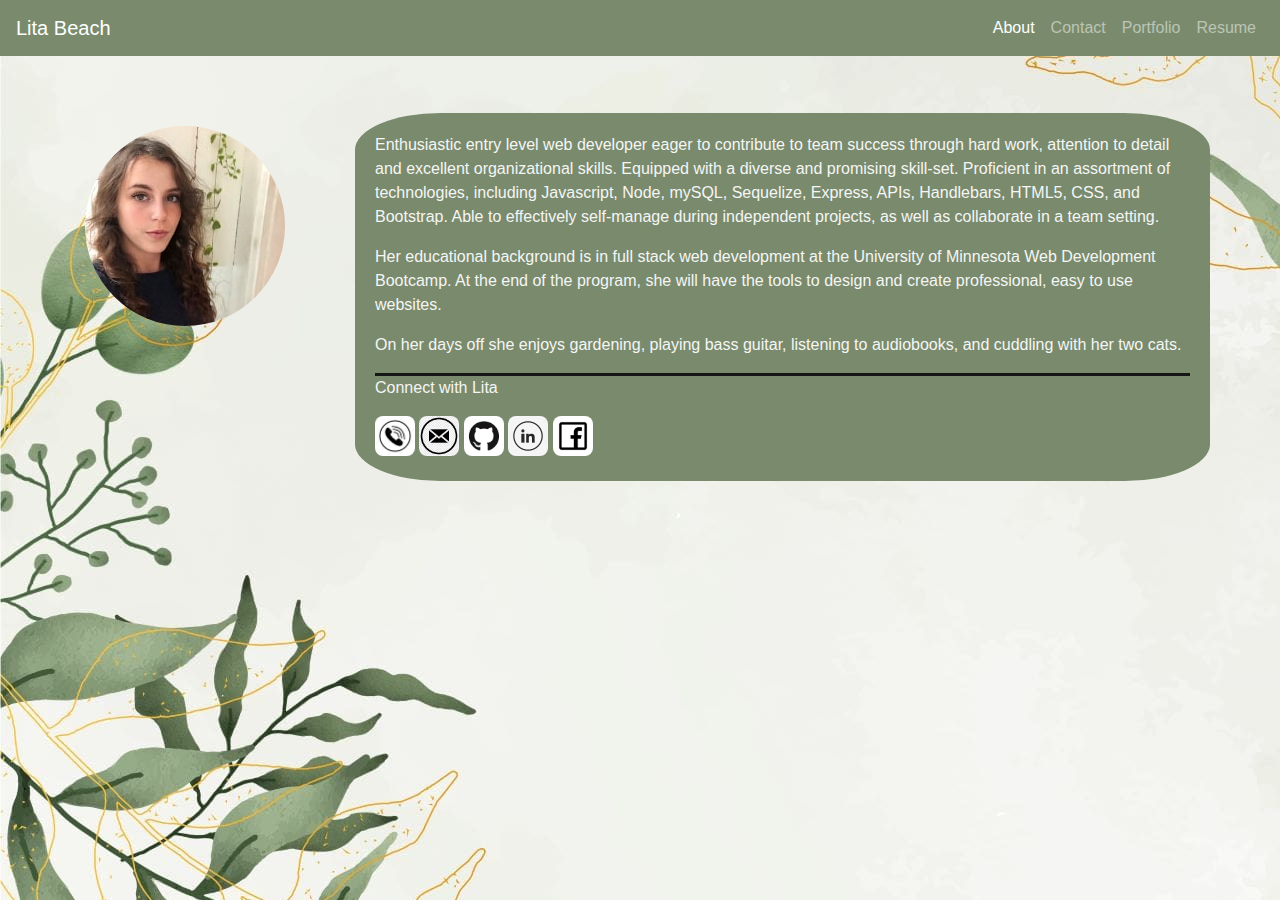
<file: index.html>
<!DOCTYPE html>
<html lang="en">

<head>
  <meta charset="UTF-8">
  <meta name="viewport" content="width=device-width, initial-scale=1.0">
  <title>Home</title>

  <!-- Bootstrap CSS link -->
  <link rel="stylesheet" href="https://stackpath.bootstrapcdn.com/bootstrap/4.3.1/css/bootstrap.min.css"
    integrity="sha384-ggOyR0iXCbMQv3Xipma34MD+dH/1fQ784/j6cY/iJTQUOhcWr7x9JvoRxT2MZw1T" crossorigin="anonymous">
  <!-- Local CSS link -->
  <link rel="stylesheet" href="02-CSS-Bootstrap/Assets/styles.css">

</head>

<body>
  <!-- Navigation Bar -->
  <nav class="navbar navbar-dark navbar-expand-md justify-content-center">
    <a href="index.html" class="navbar-brand d-flex w-50 mr-auto">Lita Beach</a>
    <button class="navbar-toggler" type="button" data-toggle="collapse" data-target="#collapsingNavbar3">
      <span class="navbar-toggler-icon"></span>
    </button>
    <div class="navbar-collapse collapse w-100" id="collapsingNavbar3">
      <ul class="nav navbar-nav ml-auto w-100 justify-content-end">
        <li class="nav-item">
          <a class="nav-link active" href="index.html">About <span class="sr-only">(current)</span></a>
        </li>
        <li class="nav-item">
          <a class="nav-link" href="contact.html">Contact</a>
        </li>
        <li class="nav-item">
          <a class="nav-link" href="portfolio.html">Portfolio</a>
        </li>
        <li class="nav-item">
          <a class="nav-link" href="02-CSS-Bootstrap/Assets/LitaBeachResume.pdf">Resume</a>
        </li>
      </ul>
    </div>
  </nav>

  <main class="container">
    <!-- Headshot -->
    <div class="row">
      <div class="col-lg-3 headshot">
        <img class="img img thumbnail headshot" src="02-CSS-Bootstrap/Assets/Images2/headshot.jpg"
          alt="headshot of a woman smiling.">
      </div>

      <!-- Text -->
      <div class="col-lg-9 contact-info text"  id="aboutMe">
        <p>Enthusiastic entry level web developer eager to contribute to team success through hard work, attention to detail and excellent organizational skills. Equipped with a diverse and promising skill-set. Proficient in an assortment of technologies, including Javascript, Node, mySQL, Sequelize, Express, APIs, Handlebars, HTML5, CSS, and Bootstrap.  Able to effectively self-manage during independent projects, as well as collaborate in a team setting.
        </p>
        <p>
          Her educational background is in full stack web development at the University of Minnesota Web Development Bootcamp. At the end of the program, she will have the tools to design and create professional, easy to use websites.
        </p>
        <!-- <p> Lita has a Bachelor of Science from the University of Minnesota and is currently attending a javascript full stack web development programming bootcamp through the University of Minnesota college of continuing education. Her past experience as an organic farm inspector and strong science background from contribute to strong critical thinking and team management skills. 
        </p> -->
        <p>On her days off she enjoys gardening, playing bass guitar, listening to audiobooks, and cuddling with her two
          cats.
        </p>
        <p id="media-links"> Connect with Lita</p>
        <a href="tel:612-558-4804">
          <img class="img img thumbnail icon" src="02-CSS-Bootstrap/Assets/Images2/phone.jpg" alt="phone icon">
        </a>
        <a href="mailto:litabeach123@gmail.com">
          <img class="img img thumbnail icon" src="02-CSS-Bootstrap/Assets/Images2/email.jpg" alt ="email icon">
        </a>
        <a href="https://github.com/Litabeach">
          <img class="img img thumbnail icon" src="02-CSS-Bootstrap/Assets/Images2/githubicon.png" alt ="github icon">
        </a>
        <a href="https://www.linkedin.com/in/lita-beach">
          <img class="img img thumbnail icon" src="02-CSS-Bootstrap/Assets/Images2/linkedinicon.jpg" alt = "linkedin icon">
        </a>
        <a href="https://www.facebook.com/lita.beach/">
          <img class="img img thumbnail icon" src="02-CSS-Bootstrap/Assets/Images2/facebook.png" alt ="facebook icon">
        </a>
      </div>
    </div>
  </main>

  <!-- Bootstrap Javacript link -->
  <script src="https://code.jquery.com/jquery-3.3.1.slim.min.js"
    integrity="sha384-q8i/X+965DzO0rT7abK41JStQIAqVgRVzpbzo5smXKp4YfRvH+8abtTE1Pi6jizo"
    crossorigin="anonymous"></script>
  <script src="https://cdnjs.cloudflare.com/ajax/libs/popper.js/1.14.7/umd/popper.min.js"
    integrity="sha384-UO2eT0CpHqdSJQ6hJty5KVphtPhzWj9WO1clHTMGa3JDZwrnQq4sF86dIHNDz0W1"
    crossorigin="anonymous"></script>
  <script src="https://stackpath.bootstrapcdn.com/bootstrap/4.3.1/js/bootstrap.min.js"
    integrity="sha384-JjSmVgyd0p3pXB1rRibZUAYoIIy6OrQ6VrjIEaFf/nJGzIxFDsf4x0xIM+B07jRM"
    crossorigin="anonymous"></script>

</body>

</html>
</file>
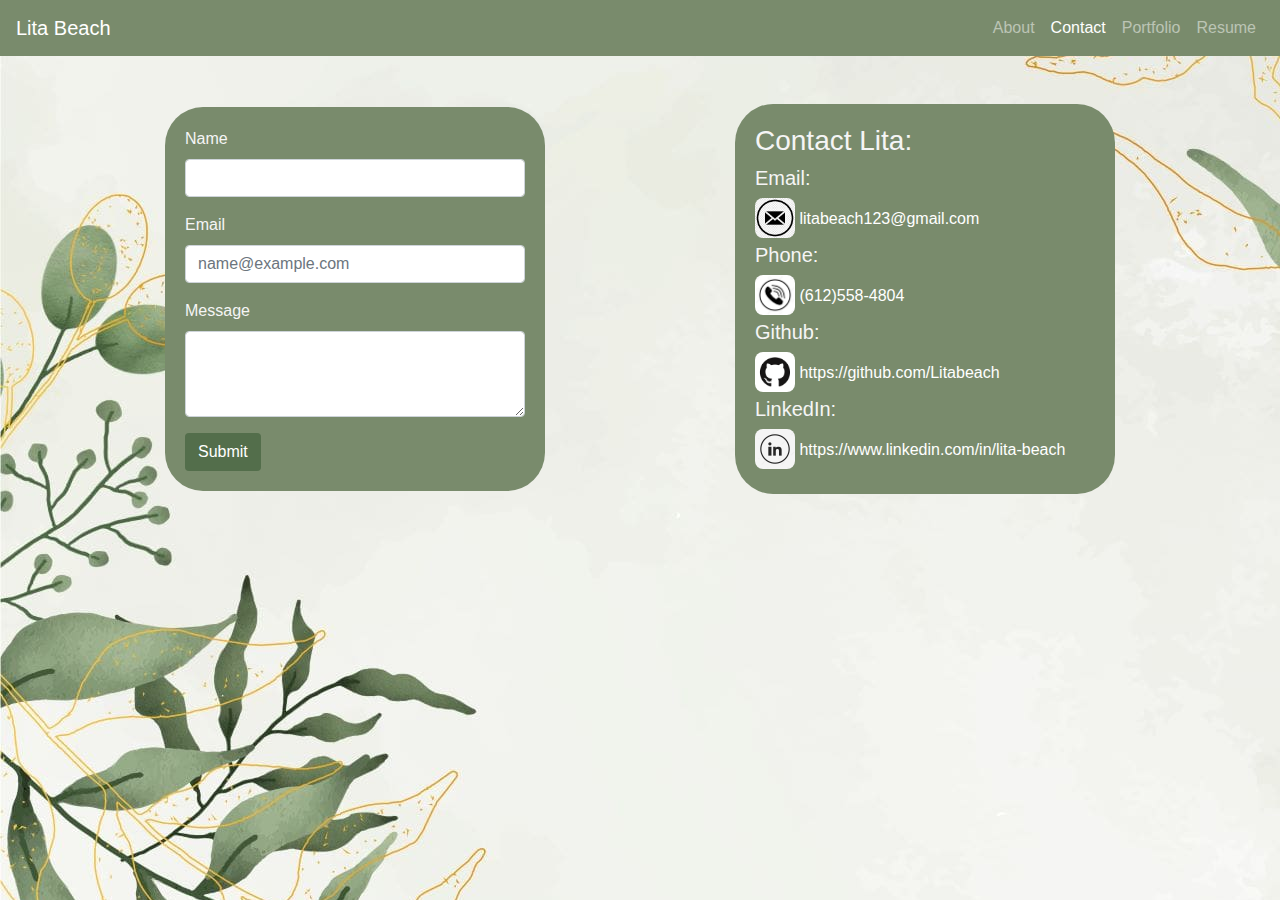
<file: contact.html>
<!DOCTYPE html>
<html lang="en">

<head>
  <meta charset="UTF-8">
  <meta name="viewport" content="width=device-width, initial-scale=1.0">
  <title>Contact</title>

  <!-- Bootstrap CSS link -->
  <link rel="stylesheet" href="https://stackpath.bootstrapcdn.com/bootstrap/4.3.1/css/bootstrap.min.css"
    integrity="sha384-ggOyR0iXCbMQv3Xipma34MD+dH/1fQ784/j6cY/iJTQUOhcWr7x9JvoRxT2MZw1T" crossorigin="anonymous">
  <!-- Local CSS link -->
  <link rel="stylesheet" href="02-CSS-Bootstrap/Assets/styles.css">
</head>

<body>
  <!-- Navigation Bar -->
  <nav class="navbar navbar-dark navbar-expand-md justify-content-center">
    <a href="index.html" class="navbar-brand d-flex w-50 mr-auto">Lita Beach</a>
    <button class="navbar-toggler" type="button" data-toggle="collapse" data-target="#collapsingNavbar3">
      <span class="navbar-toggler-icon"></span>
    </button>
    <div class="navbar-collapse collapse w-100" id="collapsingNavbar3">
      <ul class="nav navbar-nav ml-auto w-100 justify-content-end">
        <li class="nav-item">
          <a class="nav-link" href="index.html">About <span class="sr-only">(current)</span></a>
        </li>
        <li class="nav-item">
          <a class="nav-link active" href="contact.html">Contact</a>
        </li>
        <li class="nav-item">
          <a class="nav-link" href="portfolio.html">Portfolio</a>
        </li>
        <li class="nav-item">
          <a class="nav-link" href="02-CSS-Bootstrap/Assets/LitaBeachResume.pdf">Resume</a>
        </li>
      </ul>
    </div>
  </nav>
  <br>
  <br>

  <!-- Contact form -->
  <main class="container">
    <div class="row">
      <div class="col-sm-4  contact-info">
        <div class="mb-3 ">
          <label for="exampleFormControlInput1" class="form-label">Name</label>
          <input type="email" class="form-control" id="exampleFormControlInput1">
        </div>
        <div class="mb-3">
          <label for="exampleFormControlInput2" class="form-label">Email</label>
          <input type="email" class="form-control" id="exampleFormControlInput2" placeholder="name@example.com">
        </div>
        <div class="mb-3">
          <label for="exampleFormControlTextarea1" class="form-label">Message</label>
          <textarea class="form-control" id="exampleFormControlTextarea1" rows="3"></textarea>
        </div>
        <button type="button" class="btn submitbtn">Submit</button>
      </div>
      <div class="contact-info col-sm-4">

        <!-- contact info -->
        <h3>Contact Lita:</h3> 
        <h5>Email:</h5>
        <a href="mailto:litabeach123@gmail.com" class="links">
          <img class="img img thumbnail icon" src="02-CSS-Bootstrap/Assets/Images2/email.jpg" alt="email icon">
       litabeach123@gmail.com   </a> <br> 
        <h5>Phone:</h5>
        <a href="tel:612-558-4804" class="links">
          <img class="img img thumbnail icon" src="02-CSS-Bootstrap/Assets/Images2/phone.jpg" alt ="phone icon">
        (612)558-4804 </a> <br>
        <h5>Github:</h5>
        <a href="https://github.com/Litabeach" class="links">
          <img class="img img thumbnail icon" src="02-CSS-Bootstrap/Assets/Images2/githubicon.png" alt ="github icon">
       https://github.com/Litabeach   </a> 
        <h5>LinkedIn:</h5>
        <a href="https://www.linkedin.com/in/lita-beach" class="links">
          <img class="img img thumbnail icon" src="02-CSS-Bootstrap/Assets/Images2/linkedinicon.jpg" alt="linkedin icon">
         https://www.linkedin.com/in/lita-beach </a>
      </div>
  
    </div>
    <br>
    <br>

  </main>

  <!-- Bootstrap Javacript link -->
  <script src="https://code.jquery.com/jquery-3.3.1.slim.min.js"
    integrity="sha384-q8i/X+965DzO0rT7abK41JStQIAqVgRVzpbzo5smXKp4YfRvH+8abtTE1Pi6jizo"
    crossorigin="anonymous"></script>
  <script src="https://cdnjs.cloudflare.com/ajax/libs/popper.js/1.14.7/umd/popper.min.js"
    integrity="sha384-UO2eT0CpHqdSJQ6hJty5KVphtPhzWj9WO1clHTMGa3JDZwrnQq4sF86dIHNDz0W1"
    crossorigin="anonymous"></script>
  <script src="https://stackpath.bootstrapcdn.com/bootstrap/4.3.1/js/bootstrap.min.js"
    integrity="sha384-JjSmVgyd0p3pXB1rRibZUAYoIIy6OrQ6VrjIEaFf/nJGzIxFDsf4x0xIM+B07jRM"
    crossorigin="anonymous"></script>

</body>

</html>
</file>
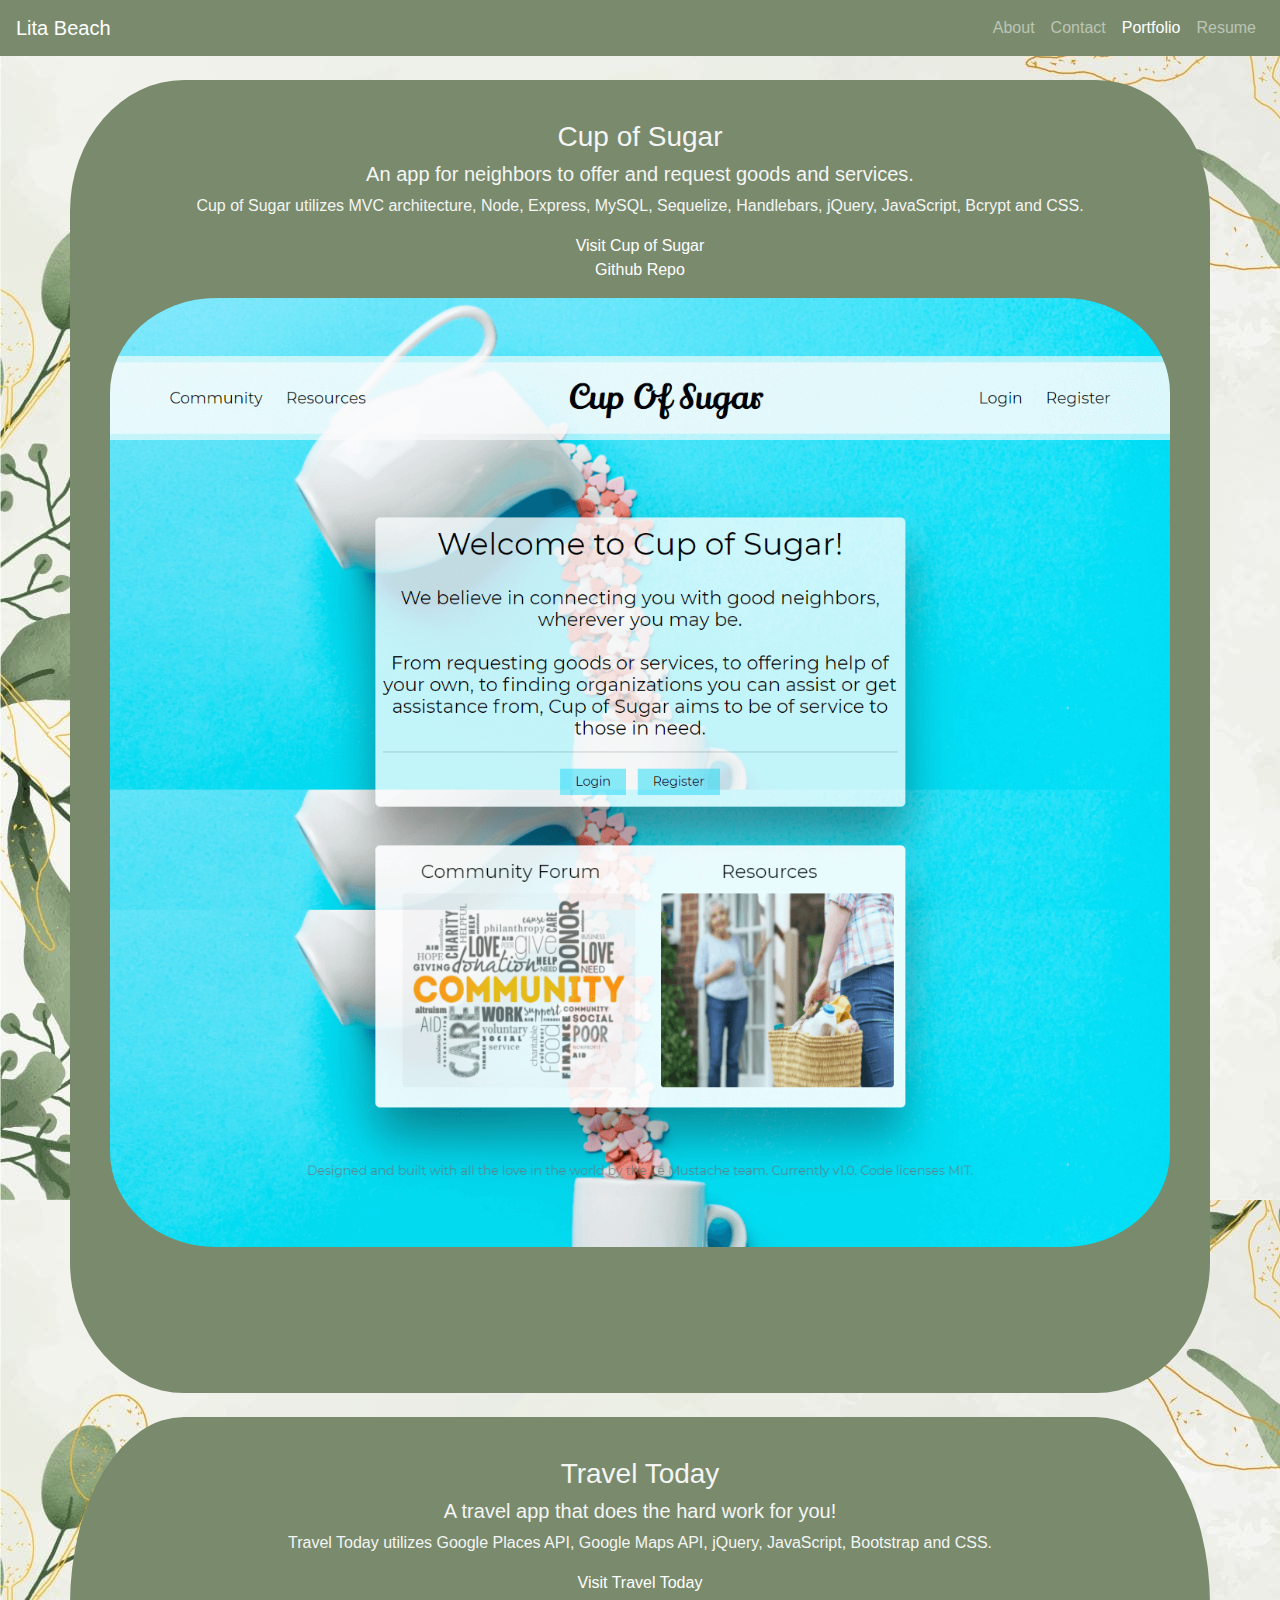
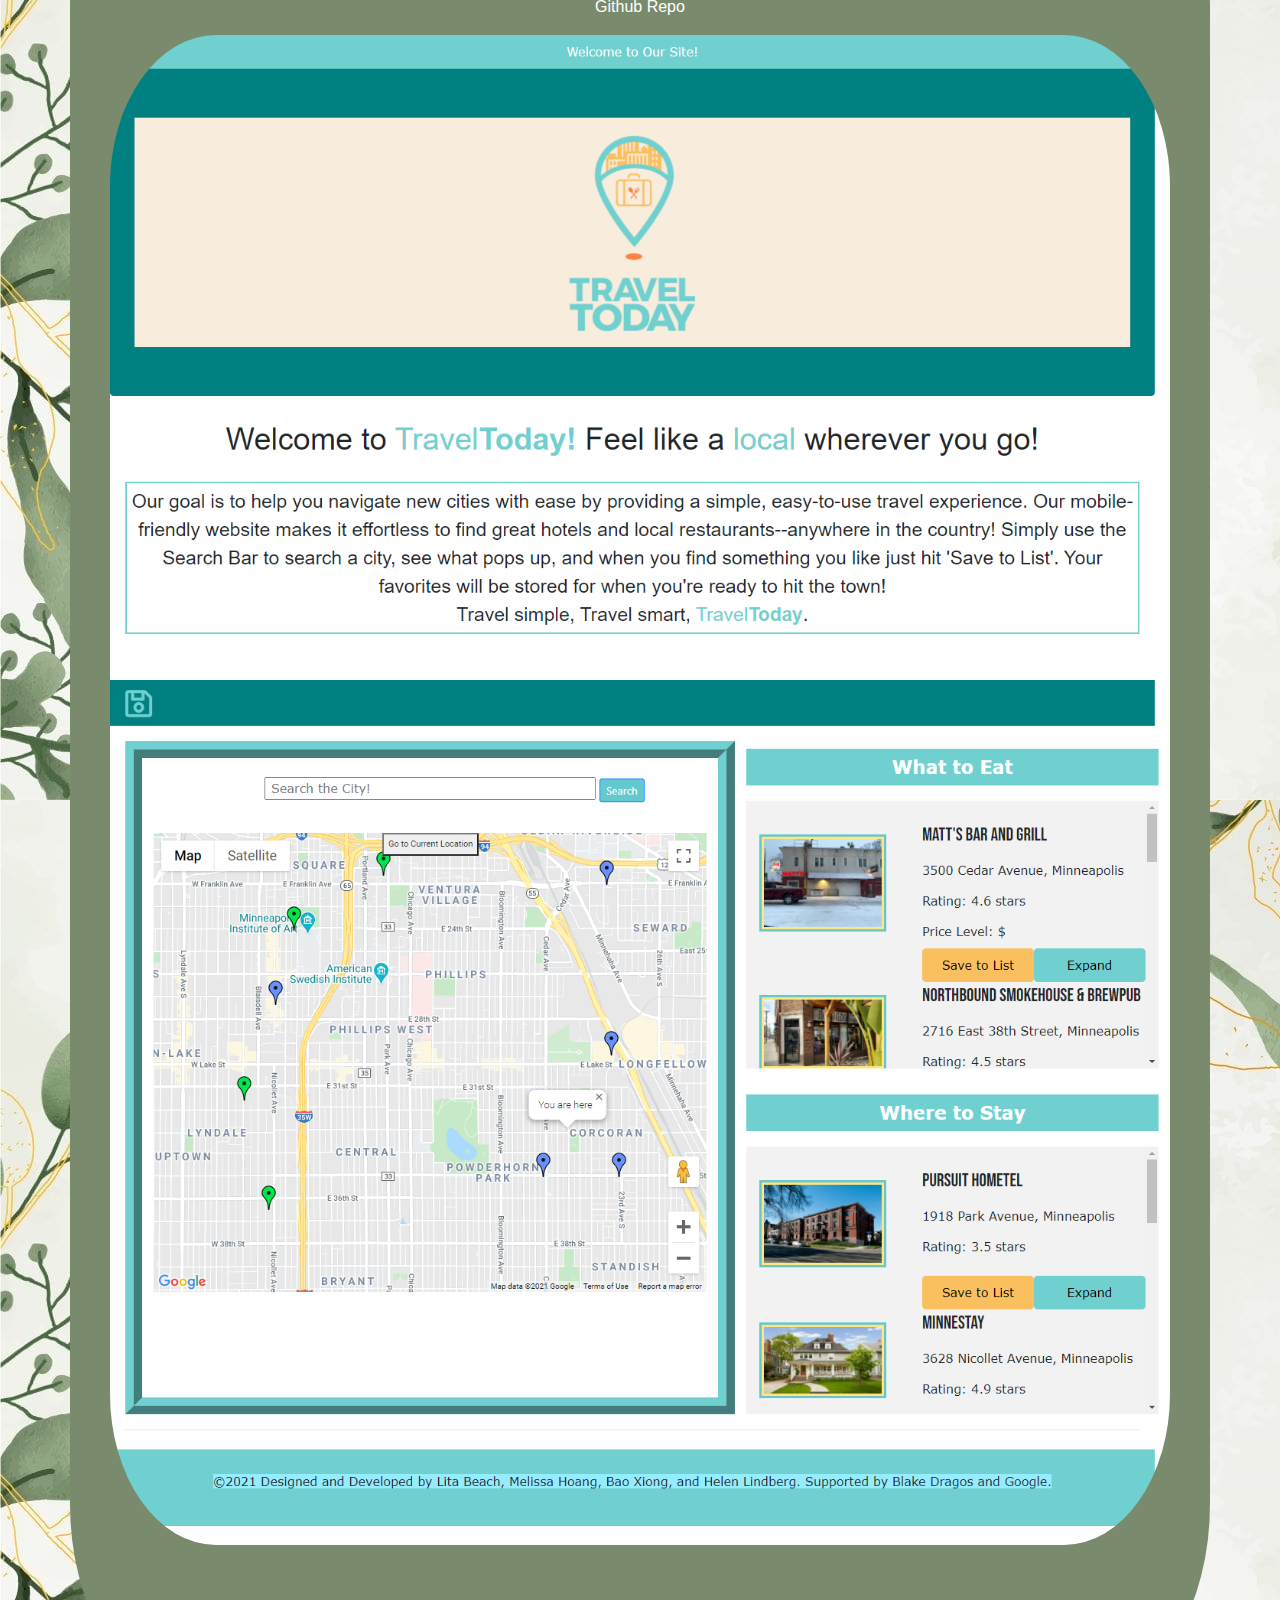
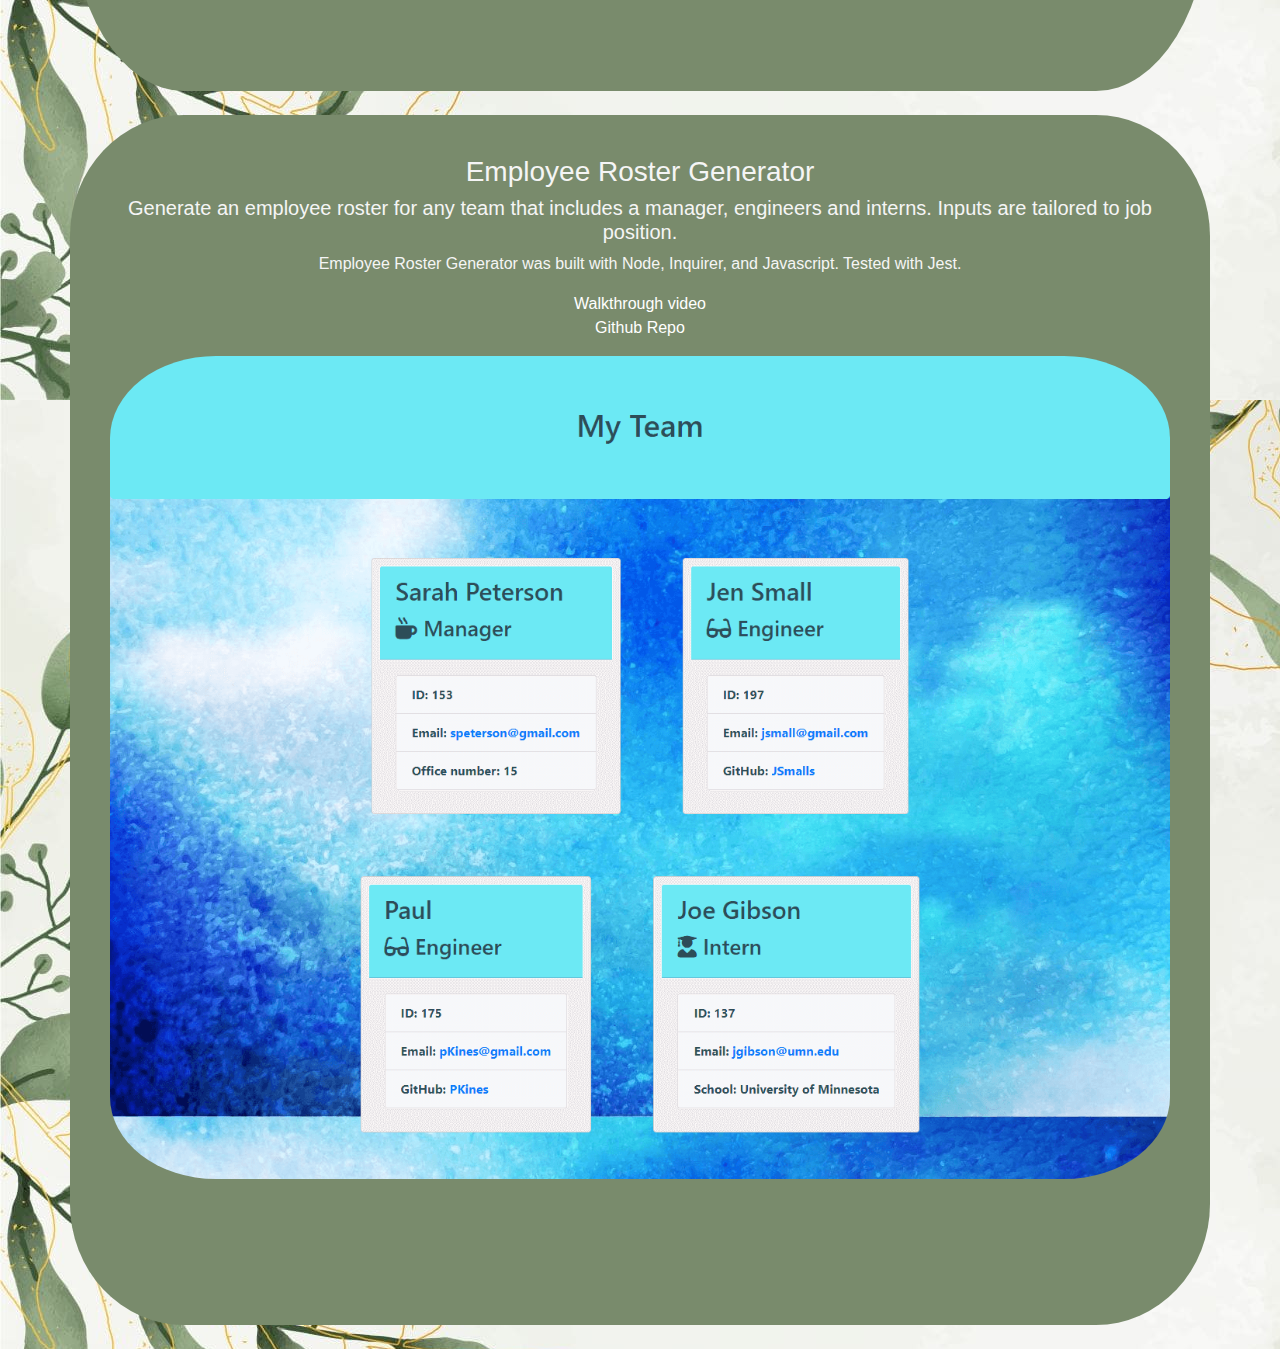
<file: portfolio.html>
<!DOCTYPE html>
<html lang="en">

<head>
  <meta charset="UTF-8">
  <meta name="viewport" content="width=device-width, initial-scale=1.0">
  <title>Portfolio</title>

  <!-- Bootsrap CSS link -->
  <link rel="stylesheet" href="https://stackpath.bootstrapcdn.com/bootstrap/4.3.1/css/bootstrap.min.css"
    integrity="sha384-ggOyR0iXCbMQv3Xipma34MD+dH/1fQ784/j6cY/iJTQUOhcWr7x9JvoRxT2MZw1T" crossorigin="anonymous">
  <!-- Local CSS link -->
  <link rel="stylesheet" href="02-CSS-Bootstrap/Assets/styles.css">

</head>

<body>

  <!-- Nav Bar -->
  <nav class="navbar navbar-dark navbar-expand-md justify-content-center">
    <a href="index.html" class="navbar-brand d-flex w-50 mr-auto">Lita Beach</a>
    <button class="navbar-toggler" type="button" data-toggle="collapse" data-target="#collapsingNavbar3">
      <span class="navbar-toggler-icon"></span>
    </button>
    <div class="navbar-collapse collapse w-100" id="collapsingNavbar3">
      <ul class="nav navbar-nav ml-auto w-100 justify-content-end">
        <li class="nav-item">
          <a class="nav-link" href="index.html">About <span class="sr-only">(current)</span></a>
        </li>
        <li class="nav-item">
          <a class="nav-link" href="contact.html">Contact</a>
        </li>
        <li class="nav-item active">
          <a class="nav-link" href="portfolio.html">Portfolio</a>
        </li>
        <li class="nav-item">
          <a class="nav-link" href="02-CSS-Bootstrap/Assets/LitaBeachResume.pdf">Resume</a>
        </li>
      </ul>
    </div>
  </nav>
  <br>

  <!-- Cup of sugar links and screenshot -->
  <main class="container">
    <div class = row>
      <div class="col-lg-12  portfolio">
        <h3>Cup of Sugar</h3>
        <h5>An app for neighbors to offer and request goods and services. </h5>
        <p> Cup of Sugar utilizes MVC architecture, Node, Express, MySQL, Sequelize, Handlebars, jQuery, JavaScript, Bcrypt and CSS. </p>
        <p><a href="https://cup-of-sugar-application.herokuapp.com/" class="links">Visit Cup of Sugar</a> <br>
        <a href="https://github.com/Litabeach/Cup-of-Sugar" class="links">Github Repo </a></p>
        <a href="https://cup-of-sugar-application.herokuapp.com/" class="hover-img"> 
          <img src="02-CSS-Bootstrap/Assets/Images2/cupofsugar.png" class="img-fluid port-image"
            alt="a screenshot of the home page of the cup of sugar app"> 
          <img src="02-CSS-Bootstrap/Assets/Images2/cupofsugar2.png" class="img-fluid port-image"
            alt="a screenshot of the search page of the cup of sugar app">
        </a>
      </div>
    </div>
    <br>

    <!-- Travel Today links and screenshot -->
    <div class = row>
      <div class="col-lg-12  portfolio">
        <h3>Travel Today</h3>
        <h5> A travel app that does the hard work for you!</h5>
        <p> Travel Today utilizes Google Places API, Google Maps API, jQuery, JavaScript, Bootstrap and CSS. </p>
        <p> <a href="https://litabeach.github.io/Travel-Today/" class="links">Visit Travel Today</a> <br>
        <a href="https://github.com/Litabeach/Travel-Today" class="links">Github Repo</a></p>
        <a href="https://litabeach.github.io/Travel-Today/" class="hover-img"> 
          <img src="02-CSS-Bootstrap/Assets/Images2/traveltoday2.png" class="img-fluid port-image"
            alt="a light blue logo for a travel app that incorporates a knife and fork and a suitcase"> 
          <img src="02-CSS-Bootstrap/Assets/Images2/traveltoday1.png" class="img-fluid port-image"
            alt="screenshot of travel today app">
        </a>
      </div>
    </div>
    <br>

      <!-- Notetaker links and screenshot -->
      <div class = row>
      <div class="col-lg-12  portfolio">
        <h3>Employee Roster Generator</h3>
        <h5>Generate an employee roster for any team that includes a manager, engineers and interns. Inputs are tailored to job position. </h5>
        <p> Employee Roster Generator was built with Node, Inquirer, and Javascript. Tested with Jest.</p>
        <p><a href="https://youtu.be/RPyup1ef7xA" class="links">Walkthrough video</a> <br>
        <a href="https://github.com/Litabeach/Employee-Roster-Generator" class="links">Github Repo</a></p>
        <a href="https://youtu.be/RPyup1ef7xA" class="hover-img"> 
          <img src="02-CSS-Bootstrap/Assets/Images2/output.png" class="img-fluid port-image"
            alt="screenshot of notetaker welcome page"> 
          <img src="02-CSS-Bootstrap/Assets/Images2/employee2.png" class="img-fluid port-image"
            alt="screenshot of notetaker create and view a note page">
        </a>
      </div>
    </div>
    <br>

  </main>

  <!-- Bootstrap Javacript link -->
  <script src="https://code.jquery.com/jquery-3.3.1.slim.min.js"
    integrity="sha384-q8i/X+965DzO0rT7abK41JStQIAqVgRVzpbzo5smXKp4YfRvH+8abtTE1Pi6jizo"
    crossorigin="anonymous"></script>
  <script src="https://cdnjs.cloudflare.com/ajax/libs/popper.js/1.14.7/umd/popper.min.js"
    integrity="sha384-UO2eT0CpHqdSJQ6hJty5KVphtPhzWj9WO1clHTMGa3JDZwrnQq4sF86dIHNDz0W1"
    crossorigin="anonymous"></script>
  <script src="https://stackpath.bootstrapcdn.com/bootstrap/4.3.1/js/bootstrap.min.js"
    integrity="sha384-JjSmVgyd0p3pXB1rRibZUAYoIIy6OrQ6VrjIEaFf/nJGzIxFDsf4x0xIM+B07jRM"
    crossorigin="anonymous"></script>

</body>

</html>
</file>
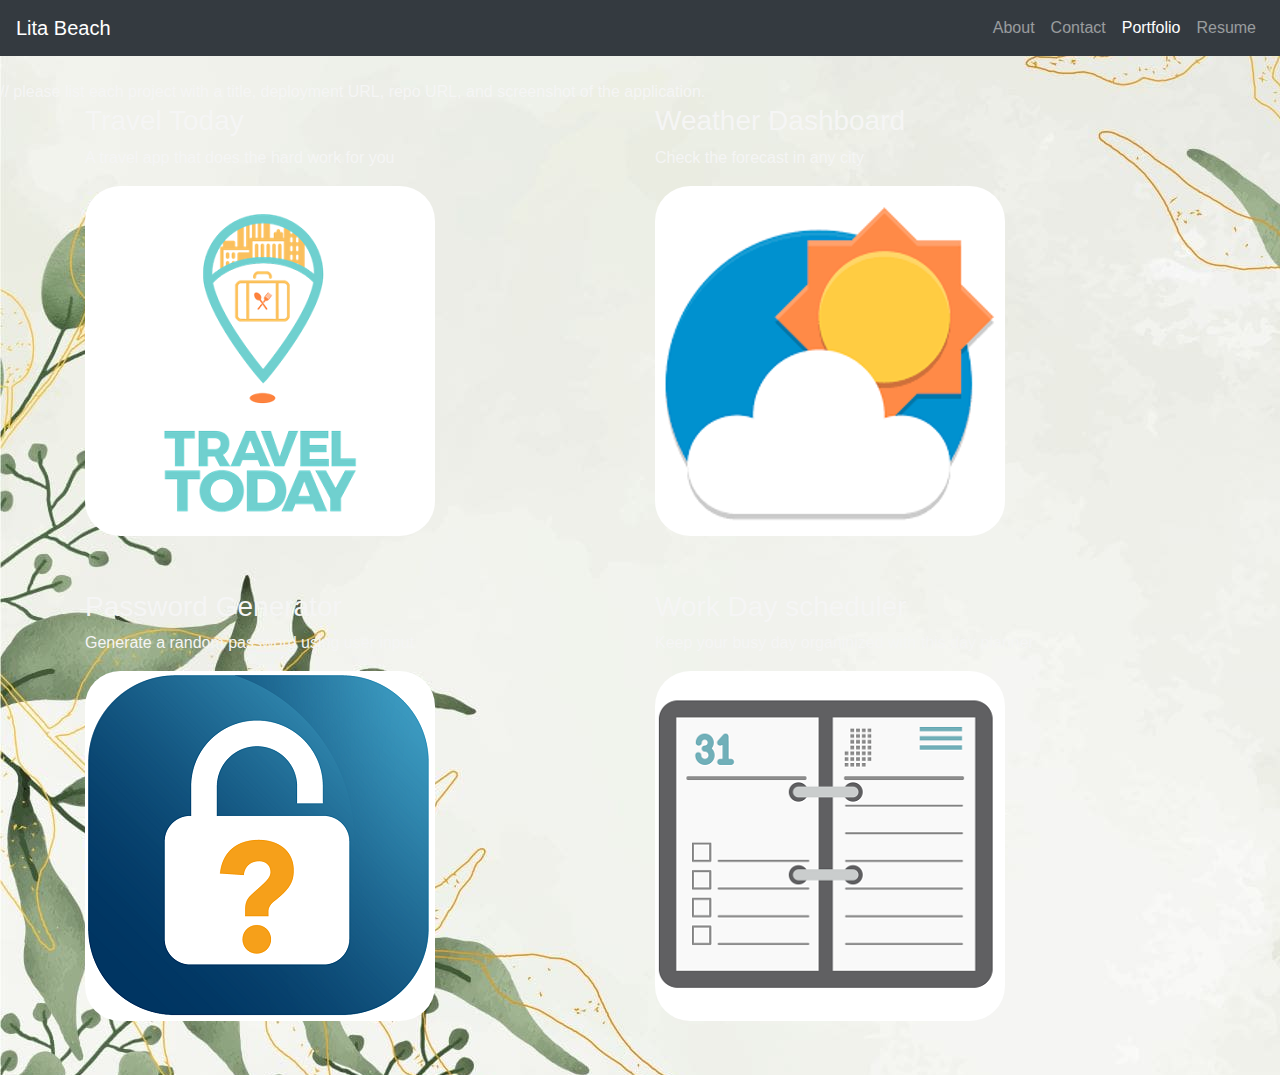
<file: portfolio2.html>
<!DOCTYPE html>
<html lang="en">

<head>
  <meta charset="UTF-8">
  <meta name="viewport" content="width=device-width, initial-scale=1.0">
  <title>Portfolio</title>

  <!-- Bootsrap CSS link -->
  <link rel="stylesheet" href="https://stackpath.bootstrapcdn.com/bootstrap/4.3.1/css/bootstrap.min.css"
    integrity="sha384-ggOyR0iXCbMQv3Xipma34MD+dH/1fQ784/j6cY/iJTQUOhcWr7x9JvoRxT2MZw1T" crossorigin="anonymous">
  <!-- Local CSS link -->
  <link rel="stylesheet" href="02-CSS-Bootstrap/Assets/styles.css">

</head>

<body>

  <!-- Nav Bar -->
  <nav class="navbar navbar-dark navbar-expand-md bg-dark justify-content-center">
    <a href="index.html" class="navbar-brand d-flex w-50 mr-auto">Lita Beach</a>
    <button class="navbar-toggler" type="button" data-toggle="collapse" data-target="#collapsingNavbar3">
      <span class="navbar-toggler-icon"></span>
    </button>
    <div class="navbar-collapse collapse w-100" id="collapsingNavbar3">
      <ul class="nav navbar-nav ml-auto w-100 justify-content-end">
        <li class="nav-item">
          <a class="nav-link" href="index.html">About <span class="sr-only">(current)</span></a>
        </li>
        <li class="nav-item">
          <a class="nav-link" href="contact.html">Contact</a>
        </li>
        <li class="nav-item active">
          <a class="nav-link" href="portfolio.html">Portfolio</a>
        </li>
        <li class="nav-item">
          <a class="nav-link" href="02-CSS-Bootstrap/Assets/BeachResume.pdf">Resume</a>
        </li>
      </ul>
    </div>
  </nav>
  <br>
// please list each project with a title, deployment URL, repo URL, and screenshot of the application. 
  <!-- Photos -->
  <main class="container">
    <div class="row">
      <div class="col-lg-6">
        <h3>Travel Today</h3>
        <p> A travel app that does the hard work for you</p>
        <a href="https://litabeach.github.io/Travel-Today/" class="hover-img">
          <img src="02-CSS-Bootstrap/Assets/Images2/travel-today-logo.png" class="img-fluid port-image"
            alt="a light blue logo for a travel app that incorporates a knife and fork and a suitcase">
          <img src="02-CSS-Bootstrap/Assets/Images2/traveltoday1.png" class="img-fluid port-image"
            alt="screenshot of travel today app">
        </a>

      </div>
      <div class="col-lg-6">
        <h3>Weather Dashboard</h3>
        <p> Check the forecast in any city</p>
        <a href="https://litabeach.github.io/Weather-Dashboard/" class="hover-img">
          <img src="02-CSS-Bootstrap/Assets/Images2/weather.png" class="img-fluid port-image"
            alt="an icon of a blue sky with a sun partly behind a cloud">
          <img src="02-CSS-Bootstrap/Assets/Images2/weatherdash.png" class="img-fluid port-image"
            alt="screenshot of weather dashboard app">
        </a>
      </div>
    </div>

    <!-- Row 2 -->
    <div class="row">
      <div class="col-lg-6">
        <h3>Password Generator</h3>
        <p> Generate a random password using user input</p>
        <a href="https://litabeach.github.io/Javascript-Password-Generator/03-Javascript/Develop/" class="hover-img">
          <img src="02-CSS-Bootstrap/Assets/Images2/password.png" class="img-fluid port-image"
            alt="icon of a combonation lock">
          <img src="02-CSS-Bootstrap/Assets/Images2/passwordscreen.png" class="img-fluid port-image"
            alt="screenshot of password app">
        </a>

      </div>
      <div class="col-lg-6">
        <h3>Work Day scheduler</h3>
        <p>Keep your busy day organinized with this day planner</p>
        <a href="https://litabeach.github.io/Work-Day-Scheduler/" class="hover-img">
          <img src="02-CSS-Bootstrap/Assets/Images2/planner.png" class="img-fluid port-image"
            alt="icon of a blank day planner">
          <img src="02-CSS-Bootstrap/Assets/Images2/dayplanner.png" class="img-fluid port-image"
            alt="screenshot of day planner app">
        </a>
      </div>
    </div>
  </main>

  <!-- Bootstrap Javacript link -->
  <script src="https://code.jquery.com/jquery-3.3.1.slim.min.js"
    integrity="sha384-q8i/X+965DzO0rT7abK41JStQIAqVgRVzpbzo5smXKp4YfRvH+8abtTE1Pi6jizo"
    crossorigin="anonymous"></script>
  <script src="https://cdnjs.cloudflare.com/ajax/libs/popper.js/1.14.7/umd/popper.min.js"
    integrity="sha384-UO2eT0CpHqdSJQ6hJty5KVphtPhzWj9WO1clHTMGa3JDZwrnQq4sF86dIHNDz0W1"
    crossorigin="anonymous"></script>
  <script src="https://stackpath.bootstrapcdn.com/bootstrap/4.3.1/js/bootstrap.min.js"
    integrity="sha384-JjSmVgyd0p3pXB1rRibZUAYoIIy6OrQ6VrjIEaFf/nJGzIxFDsf4x0xIM+B07jRM"
    crossorigin="anonymous"></script>

</body>

</html>
</file>
<file: 02-CSS-Bootstrap/Assets/styles.css>
body, .card {
  font-family: 'Gill Sans', 'Gill Sans MT', Calibri, 'Trebuchet MS', sans-serif;
  color: whitesmoke;
  background-image: url('Images2/watercolor3.jpg');
}

h2 {
  font-size:small;
  color: white;
  text-align: center;
}

.contact-info {
  background-color:rgb(121, 139, 108);
  width: 50%;
  margin: auto;
  padding: 20px;
  border-radius: 10%;
}

.headshot {
  margin-top: 5%;
  border-radius: 50%;
}

.icon {
  height: 40px;
  margin-bottom: 5px;
  border-radius: 20%;
}

.links {
  color:white;
}

.navbar-dark {
  background-color: rgb(121, 139, 108);
}

.port-image {
  border-radius: 10%;
  margin-bottom: 10%;
}

.portfolio{
  background-color:rgb(121, 139, 108);
  width: 50%;
  margin: auto;
  padding: 40px;
  border-radius: 10%;
  text-align: center;
}

.screenshot {
  width: 500px;
}

.submitbtn{
  background-color: rgb(83,110,75);
  color:white;
}

.text{
  margin-top: 5%;
  background-color: rgb(121, 139, 108);
}

#aboutMe{
  position: relative;
}

#media-links {
  border-top: 3px solid rgb(22, 22, 22); ;
}

@media screen and (max-width:992px) {
  .headshot { 
    margin-left:10%;
  }
 .text {
    width:80%;
  }
  .contact-info {
    width:90%;
    margin-bottom: 20px;
  }
  .portfolio {
    width:90%;
  }
}

@media only screen and (max-width: 667px) {
  .headshot { 
    margin-left:10%;
  }
 .text {
    width:80%;
  }
  .contact-info {
    width:90%;
    margin-bottom: 20px;
  }
  .portfolio {
    width:90%;
  }
}

/* on hover show screenshot for portfolio */
.hover-img img:last-child {
  display: none;  
}
.hover-img:hover img:last-child {
  display: block;  
}
.hover-img:hover img:first-child {
  display: none;  
}
</file>
